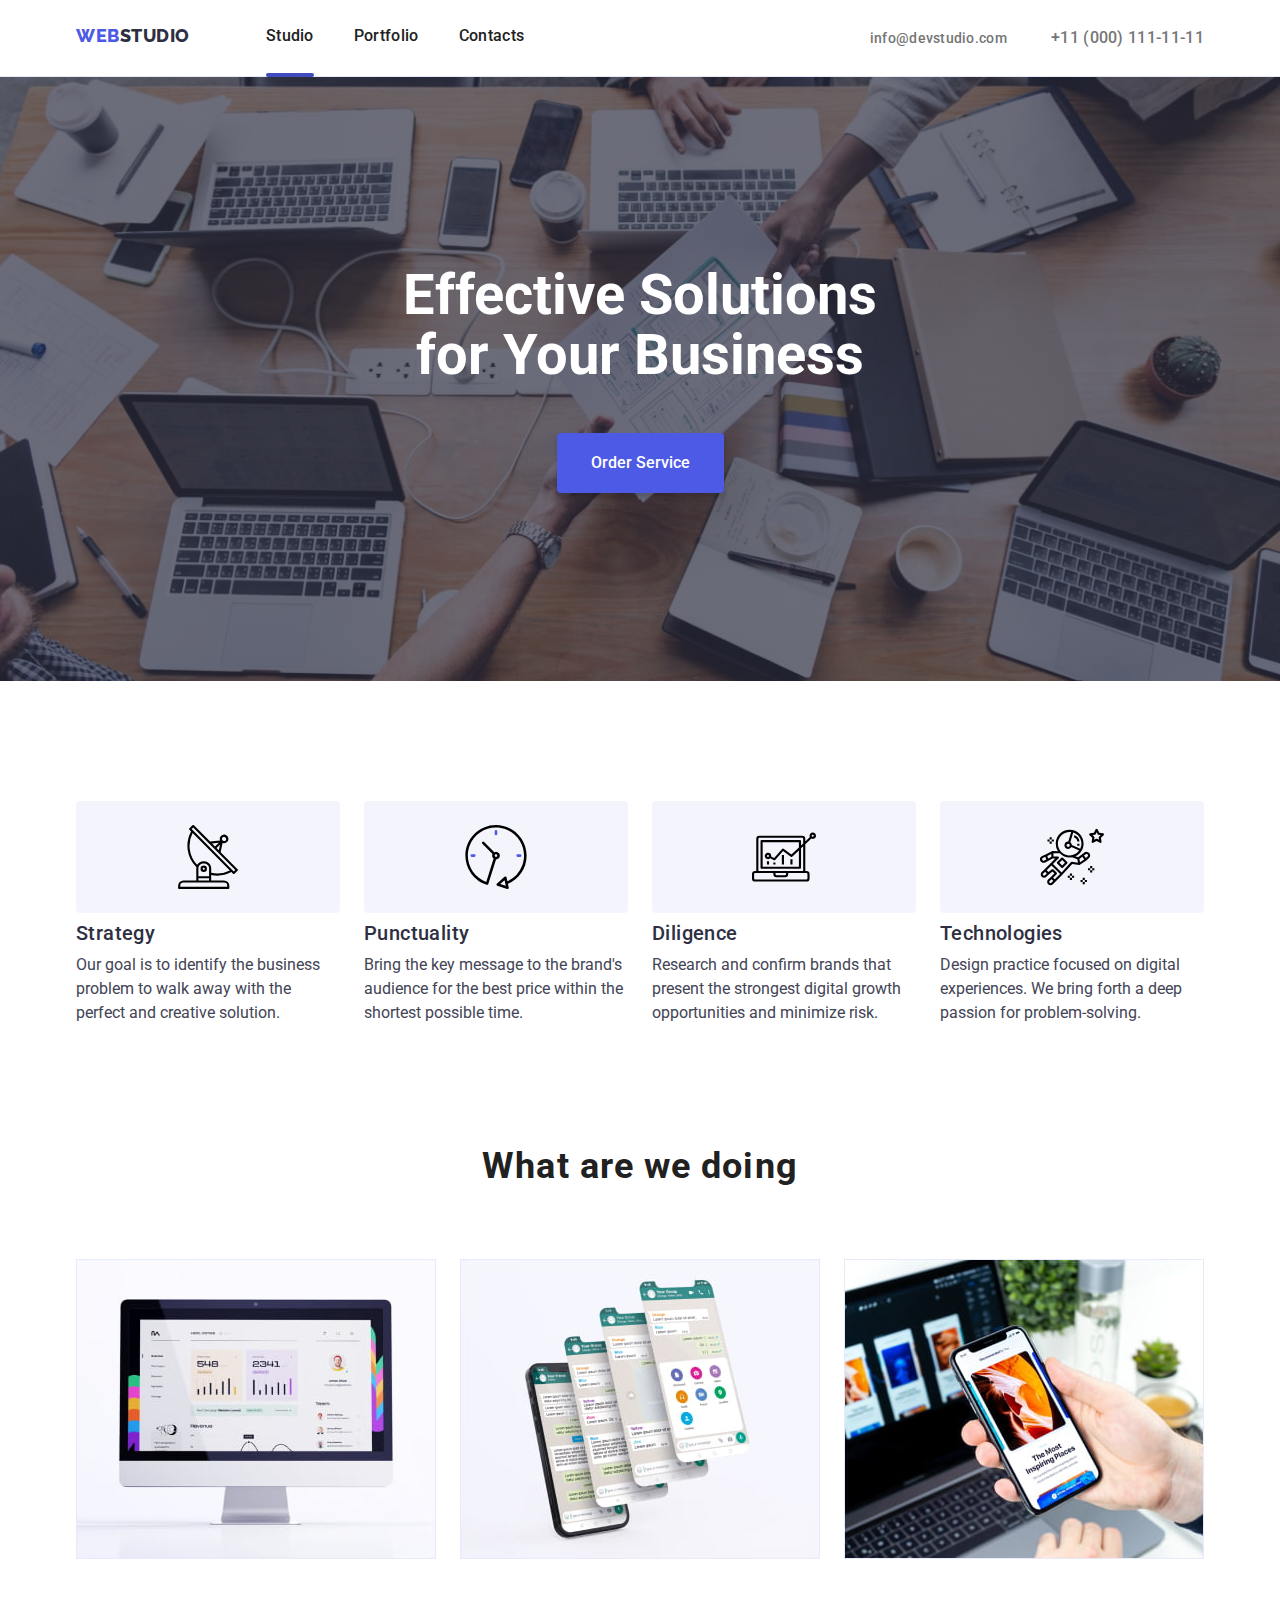
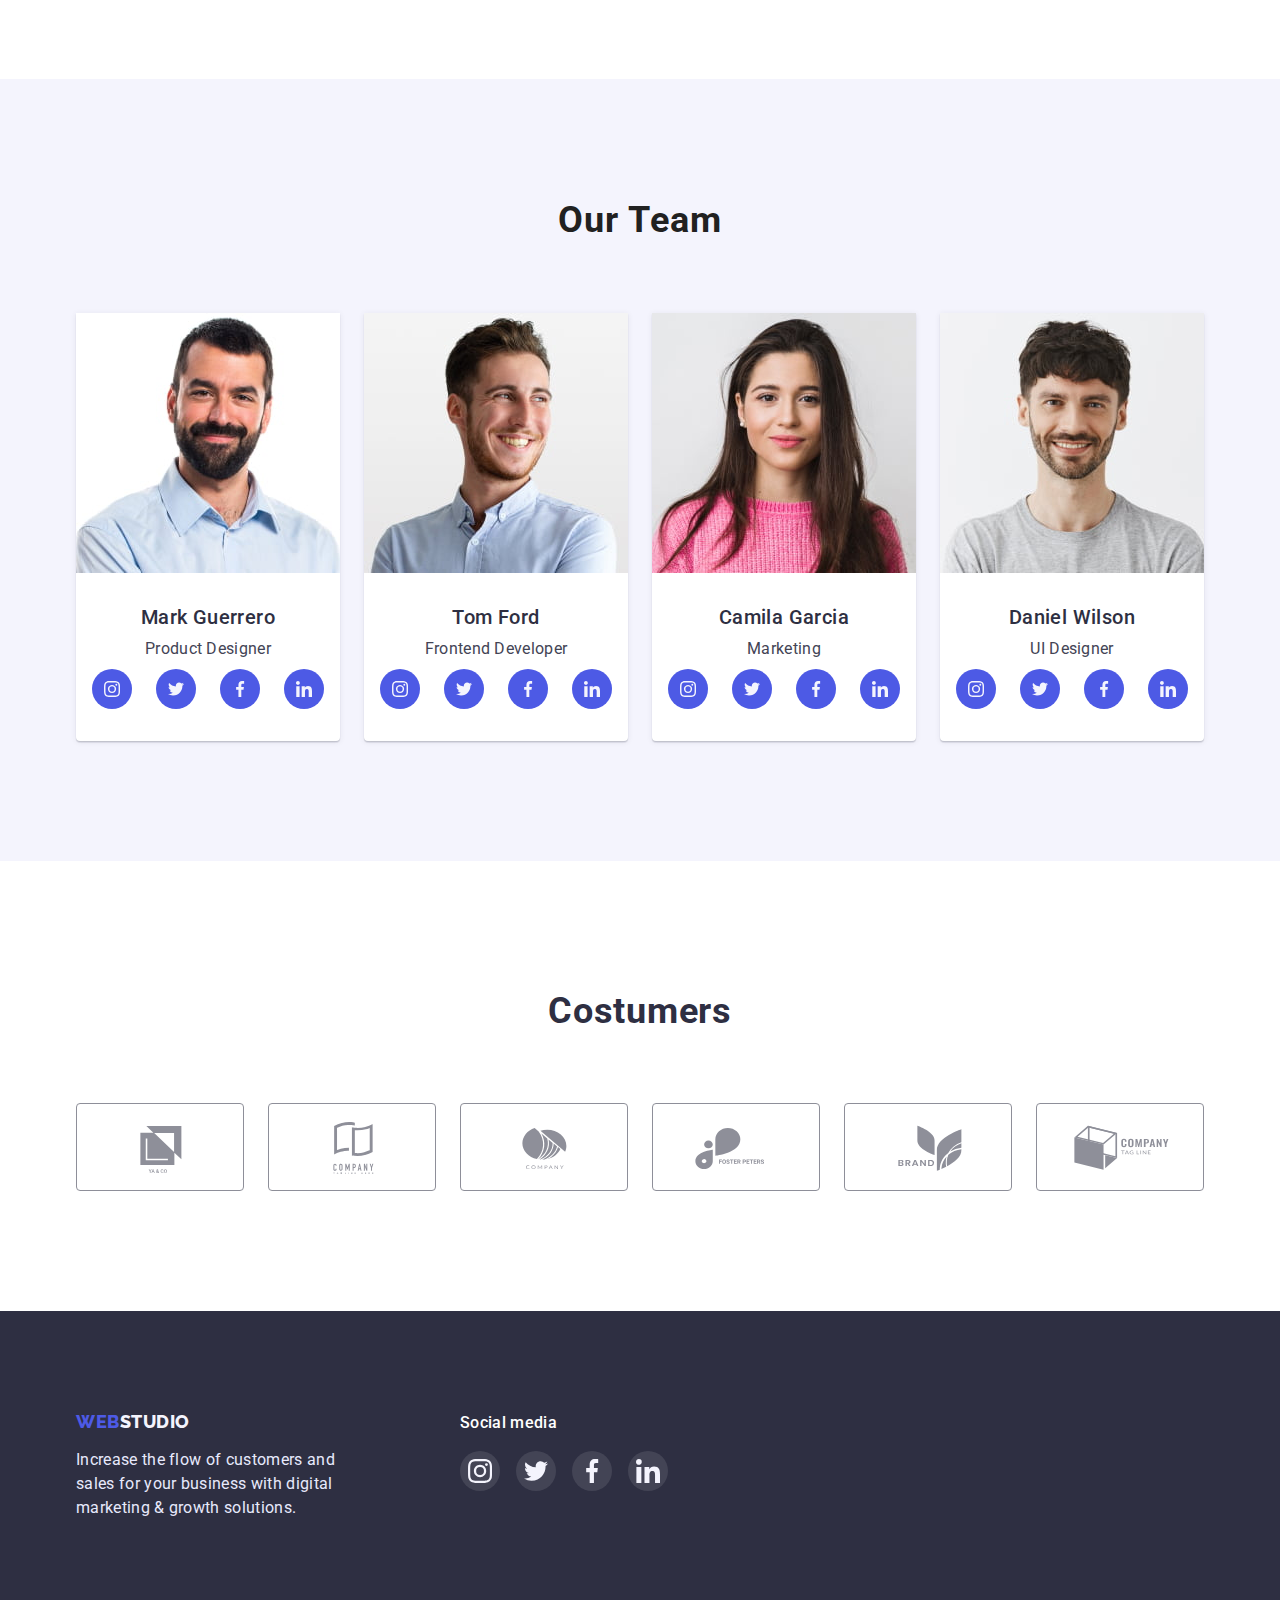
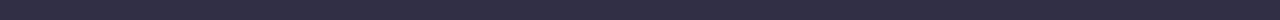
<file: index.html>
<!DOCTYPE html>
<html lang="en">
  <head>
    <meta charset="UTF-8" />
    <meta http-equiv="X-UA-Compatible" content="IE=edge" />
    <meta name="viewport" content="width=device-width, initial-scale=1.0" />
    <title>WebStudio</title>
    <link rel="preconnect" href="https://fonts.googleapis.com" />
    <link rel="preconnect" href="https://fonts.gstatic.com" crossorigin />
    <link
      href="https://fonts.googleapis.com/css2?family=Raleway:wght@800&family=Roboto:wght@400;500;700&display=swap"
      rel="stylesheet"
    />
    <link
      rel="stylesheet"
      href="https://cdnjs.cloudflare.com/ajax/libs/modern-normalize/1.1.0/modern-normalize.min.css"
    />
    <link rel="stylesheet" href="./css/style.css" />
  </head>

  <body class="page-body">
    <header class="page-header">
      <div class="container">
        <div class="header-fulllogo">
          <a href="./index.html" class="header-logo header-studio link"
            ><span class="header-logo header-web">Web</span>Studio</a
          >
        </div>
        <nav class="header-nav">
          <ul class="header-list list">
            <li class="header-list-item">
              <a
                href="./index.html"
                class="header-list-link header-link link header-active-link"
                >Studio</a
              >
            </li>
            <li class="header-list-item">
              <a
                class="header-list-link link header-active-link"
                href="./portfolio.html"
                >Portfolio</a
              >
            </li>
            <li class="header-list-item">
              <a href="#" class="header-list-link link header-active-link"
                >Contacts</a
              >
            </li>
          </ul>
        </nav>
        <div class="header-contacts">
          <a
            class="header-mail-link link header-active-link"
            href="mailto:info@devstudio.com"
            >info@devstudio.com</a
          >
          <a
            class="header-tel-link link header-active-link"
            href="tel:+10001111111"
            >+11 (000) 111-11-11</a
          >
        </div>
      </div>
    </header>
    <main>
      <section class="hero">
        <div class="container">
          <div class="hero-description">
            <h1 class="hero-title">Effective Solutions for Your Business</h1>
            <button data-modal-open class="hero-button button" type="button">
              Order Service
            </button>
          </div>
        </div>
      </section>
      <section class="advantage">
        <!--Нашi переваги-->
        <div class="container">
          <ul class="advantage-list list">
            <li class="advantage-list-item">
              <div class="advantage-svg">
                <svg class="advantage-icon" width="64" height="64">
                  <use href="./img/icons.svg#icon-antenna"></use>
                </svg>
              </div>
              <h3 class="advantage-title">Strategy</h3>
              <p class="advantage-text">
                Our goal is to identify the business problem to walk away with
                the perfect and creative solution.
              </p>
            </li>
            <li class="advantage-list-item">
              <div class="advantage-svg">
                <svg class="advantage-icon" width="64" height="64">
                  <use href="./img/icons.svg#icon-clock"></use>
                </svg>
              </div>
              <h3 class="advantage-title">Punctuality</h3>
              <p class="advantage-text">
                Bring the key message to the brand's audience for the best price
                within the shortest possible time.
              </p>
            </li>
            <li class="advantage-list-item">
              <div class="advantage-svg">
                <svg class="advantage-icon" width="64" height="64">
                  <use href="./img/icons.svg#icon-diagram"></use>
                </svg>
              </div>
              <h3 class="advantage-title">Diligence</h3>
              <p class="advantage-text">
                Research and confirm brands that present the strongest digital
                growth opportunities and minimize risk.
              </p>
            </li>
            <li class="advantage-list-item">
              <div class="advantage-svg">
                <svg class="advantage-icon" width="64" height="64">
                  <use href="./img/icons.svg#icon-astronaut"></use>
                </svg>
              </div>
              <h3 class="advantage-title">Technologies</h3>
              <p class="advantage-text">
                Design practice focused on digital experiences. We bring forth a
                deep passion for problem-solving.
              </p>
            </li>
          </ul>
        </div>
      </section>
      <section class="about">
        <div class="container">
          <h2 class="about-title">What are we doing</h2>
          <ul class="about-img-list list">
            <li class="about-img-item">
              <img class="img" src="./img/pc.jpg" alt="codding" width="360" />
            </li>
            <li class="about-img-item">
              <img
                class="img"
                src="./img/smartphones.jpg"
                alt="app"
                width="360"
              />
            </li>
            <li class="about-img-item">
              <img
                class="img"
                src="./img/devices.jpg"
                alt="graphic"
                width="360"
              />
            </li>
          </ul>
        </div>
      </section>
      <section class="team">
        <div class="container">
          <h2 class="team-title">Our Team</h2>
          <ul class="team-list list">
            <li class="team-list-item">
              <img class="img" src="./img/mark.jpg" alt="igor" width="264" />
              <div class="team-person">
                <h3 class="team-list-title">Mark Guerrero</h3>
                <p class="team-list-text">Product Designer</p>
                <ul class="social-icons list">
                  <li class="social-item">
                    <a href="" class="social-link link">
                      <svg class="social-icon" width="16" height="16">
                        <use href="./img/icons.svg#icon-instagram"></use>
                      </svg>
                    </a>
                  </li>
                  <li class="social-item">
                    <a href="" class="social-link link">
                      <svg class="social-icon" width="16" height="16">
                        <use href="./img/icons.svg#icon-twitter"></use>
                      </svg>
                    </a>
                  </li>
                  <li class="social-item">
                    <a href="" class="social-link link">
                      <svg class="social-icon" width="16" height="16">
                        <use href="./img/icons.svg#icon-facebook"></use>
                      </svg>
                    </a>
                  </li>
                  <li class="social-item">
                    <a href="" class="social-link link">
                      <svg class="social-icon" width="16" height="16">
                        <use href="./img/icons.svg#icon-linkedin"></use>
                      </svg>
                    </a>
                  </li>
                </ul>
              </div>
            </li>
            <li class="team-list-item">
              <img class="img" src="./img/tom.jpg" alt="olga" width="264" />
              <div class="team-person">
                <h3 class="team-list-title">Tom Ford</h3>
                <p class="team-list-text">Frontend Developer</p>
                <ul class="social-icons list">
                  <li class="social-item">
                    <a href="" class="social-link link">
                      <svg class="social-icon" width="16" height="16">
                        <use href="./img/icons.svg#icon-instagram"></use>
                      </svg>
                    </a>
                  </li>
                  <li class="social-item">
                    <a href="" class="social-link link">
                      <svg class="social-icon" width="16" height="16">
                        <use href="./img/icons.svg#icon-twitter"></use>
                      </svg>
                    </a>
                  </li>
                  <li class="social-item">
                    <a href="" class="social-link link">
                      <svg class="social-icon" width="16" height="16">
                        <use href="./img/icons.svg#icon-facebook"></use>
                      </svg>
                    </a>
                  </li>
                  <li class="social-item">
                    <a href="" class="social-link link">
                      <svg class="social-icon" width="16" height="16">
                        <use href="./img/icons.svg#icon-linkedin"></use>
                      </svg>
                    </a>
                  </li>
                </ul>
              </div>
            </li>
            <li class="team-list-item">
              <img
                class="img"
                src="./img/camila.jpg"
                alt="mikola"
                width="264"
              />
              <div class="team-person">
                <h3 class="team-list-title">Camila Garcia</h3>
                <p class="team-list-text">Marketing</p>
                <ul class="social-icons list">
                  <li class="social-item">
                    <a href="" class="social-link link">
                      <svg class="social-icon" width="16" height="16">
                        <use href="./img/icons.svg#icon-instagram"></use>
                      </svg>
                    </a>
                  </li>
                  <li class="social-item">
                    <a href="" class="social-link link">
                      <svg class="social-icon" width="16" height="16">
                        <use href="./img/icons.svg#icon-twitter"></use>
                      </svg>
                    </a>
                  </li>
                  <li class="social-item">
                    <a href="" class="social-link link">
                      <svg class="social-icon" width="16" height="16">
                        <use href="./img/icons.svg#icon-facebook"></use>
                      </svg>
                    </a>
                  </li>
                  <li class="social-item">
                    <a href="" class="social-link link">
                      <svg class="social-icon" width="16" height="16">
                        <use href="./img/icons.svg#icon-linkedin"></use>
                      </svg>
                    </a>
                  </li>
                </ul>
              </div>
            </li>
            <li class="team-list-item">
              <img
                class="img"
                src="./img/daniel.jpg"
                alt="mihaylo"
                width="264"
              />
              <div class="team-person">
                <h3 class="team-list-title">Daniel Wilson</h3>
                <p class="team-list-text">UI Designer</p>
                <ul class="social-icons list">
                  <li class="social-item">
                    <a href="" class="social-link link">
                      <svg class="social-icon" width="16" height="16">
                        <use href="./img/icons.svg#icon-instagram"></use>
                      </svg>
                    </a>
                  </li>
                  <li class="social-item">
                    <a href="" class="social-link link">
                      <svg class="social-icon" width="16" height="16">
                        <use href="./img/icons.svg#icon-twitter"></use>
                      </svg>
                    </a>
                  </li>
                  <li class="social-item">
                    <a href="" class="social-link link">
                      <svg class="social-icon" width="16" height="16">
                        <use href="./img/icons.svg#icon-facebook"></use>
                      </svg>
                    </a>
                  </li>
                  <li class="social-item">
                    <a href="" class="social-link link">
                      <svg class="social-icon" width="16" height="16">
                        <use href="./img/icons.svg#icon-linkedin"></use>
                      </svg>
                    </a>
                  </li>
                </ul>
              </div>
            </li>
          </ul>
        </div>
      </section>
      <section class="costumers">
        <div class="container">
          <h2 class="costumers-title">Costumers</h2>
          <ul class="costumers-list list">
            <li class="costumers-list-item">
              <a href="#" class="costumers-link link">
                <svg class="costumers-icon" width="104" height="56">
                  <use href="./img/icons.svg#icon-yaco"></use>
                </svg>
              </a>
            </li>
            <li class="costumers-list-item">
              <a href="#" class="costumers-link link">
                <svg class="costumers-icon" width="104" height="56">
                  <use href="./img/icons.svg#icon-companytaglinehere"></use>
                </svg>
              </a>
            </li>
            <li class="costumers-list-item">
              <a href="#" class="costumers-link link">
                <svg class="costumers-icon" width="104" height="56">
                  <use href="./img/icons.svg#icon-company"></use>
                </svg>
              </a>
            </li>
            <li class="costumers-list-item">
              <a href="#" class="costumers-link link">
                <svg class="costumers-icon" width="104" height="56">
                  <use href="./img/icons.svg#icon-fosterpeters"></use>
                </svg>
              </a>
            </li>
            <li class="costumers-list-item">
              <a href="#" class="costumers-link link">
                <svg class="costumers-icon" width="104" height="56">
                  <use href="./img/icons.svg#icon-brand"></use>
                </svg>
              </a>
            </li>
            <li class="costumers-list-item">
              <a href="#" class="costumers-link link">
                <svg class="costumers-icon" width="104" height="56">
                  <use href="./img/icons.svg#icon-companytagline"></use>
                </svg>
              </a>
            </li>
          </ul>
        </div>
      </section>
    </main>
    <footer class="page-footer">
      <div class="container footer-flex">
        <div class="footer-description">
          <a class="footer-logo footer-studio link" href="./index.html"
            ><span class="footer-logo footer-web link">Web</span>Studio</a
          >
          <p class="footer-tagline">
            Increase the flow of customers and sales for your business with
            digital marketing & growth solutions.
          </p>
        </div>
        <div class="footer-social">
          <h3 class="footer-social-tagline">Social media</h3>
          <ul class="footer-social-list list">
            <li class="footer-social-item">
              <a href="#" class="footer-social-link link">
                <svg class="footer-social-icon" width="24" height="24">
                  <use href="./img/icons.svg#icon-instagram"></use>
                </svg>
              </a>
            </li>
            <li class="footer-social-item">
              <a href="#" class="footer-social-link link">
                <svg class="footer-social-icon" width="24" height="24">
                  <use href="./img/icons.svg#icon-twitter"></use>
                </svg>
              </a>
            </li>
            <li class="footer-social-item">
              <a href="#" class="footer-social-link link">
                <svg class="footer-social-icon" width="24" height="24">
                  <use href="./img/icons.svg#icon-facebook"></use>
                </svg>
              </a>
            </li>
            <li class="footer-social-item">
              <a href="#" class="footer-social-link link">
                <svg class="footer-social-icon" width="24" height="24">
                  <use href="./img/icons.svg#icon-linkedin"></use>
                </svg>
              </a>
            </li>
          </ul>
        </div>
      </div>
    </footer>
    <div class="backdrop is-hidden" data-modal>
      <div class="modal">
        <button class="modal-close" data-modal-close type="button">
          <svg class="modal-close-icon" width="8" height="8">
            <use href="/img/icons.svg#icon-close"></use>
          </svg>
        </button>
      </div>
    </div>
    <script src="./js/modal.js"></script>
  </body>
</html>
</file>
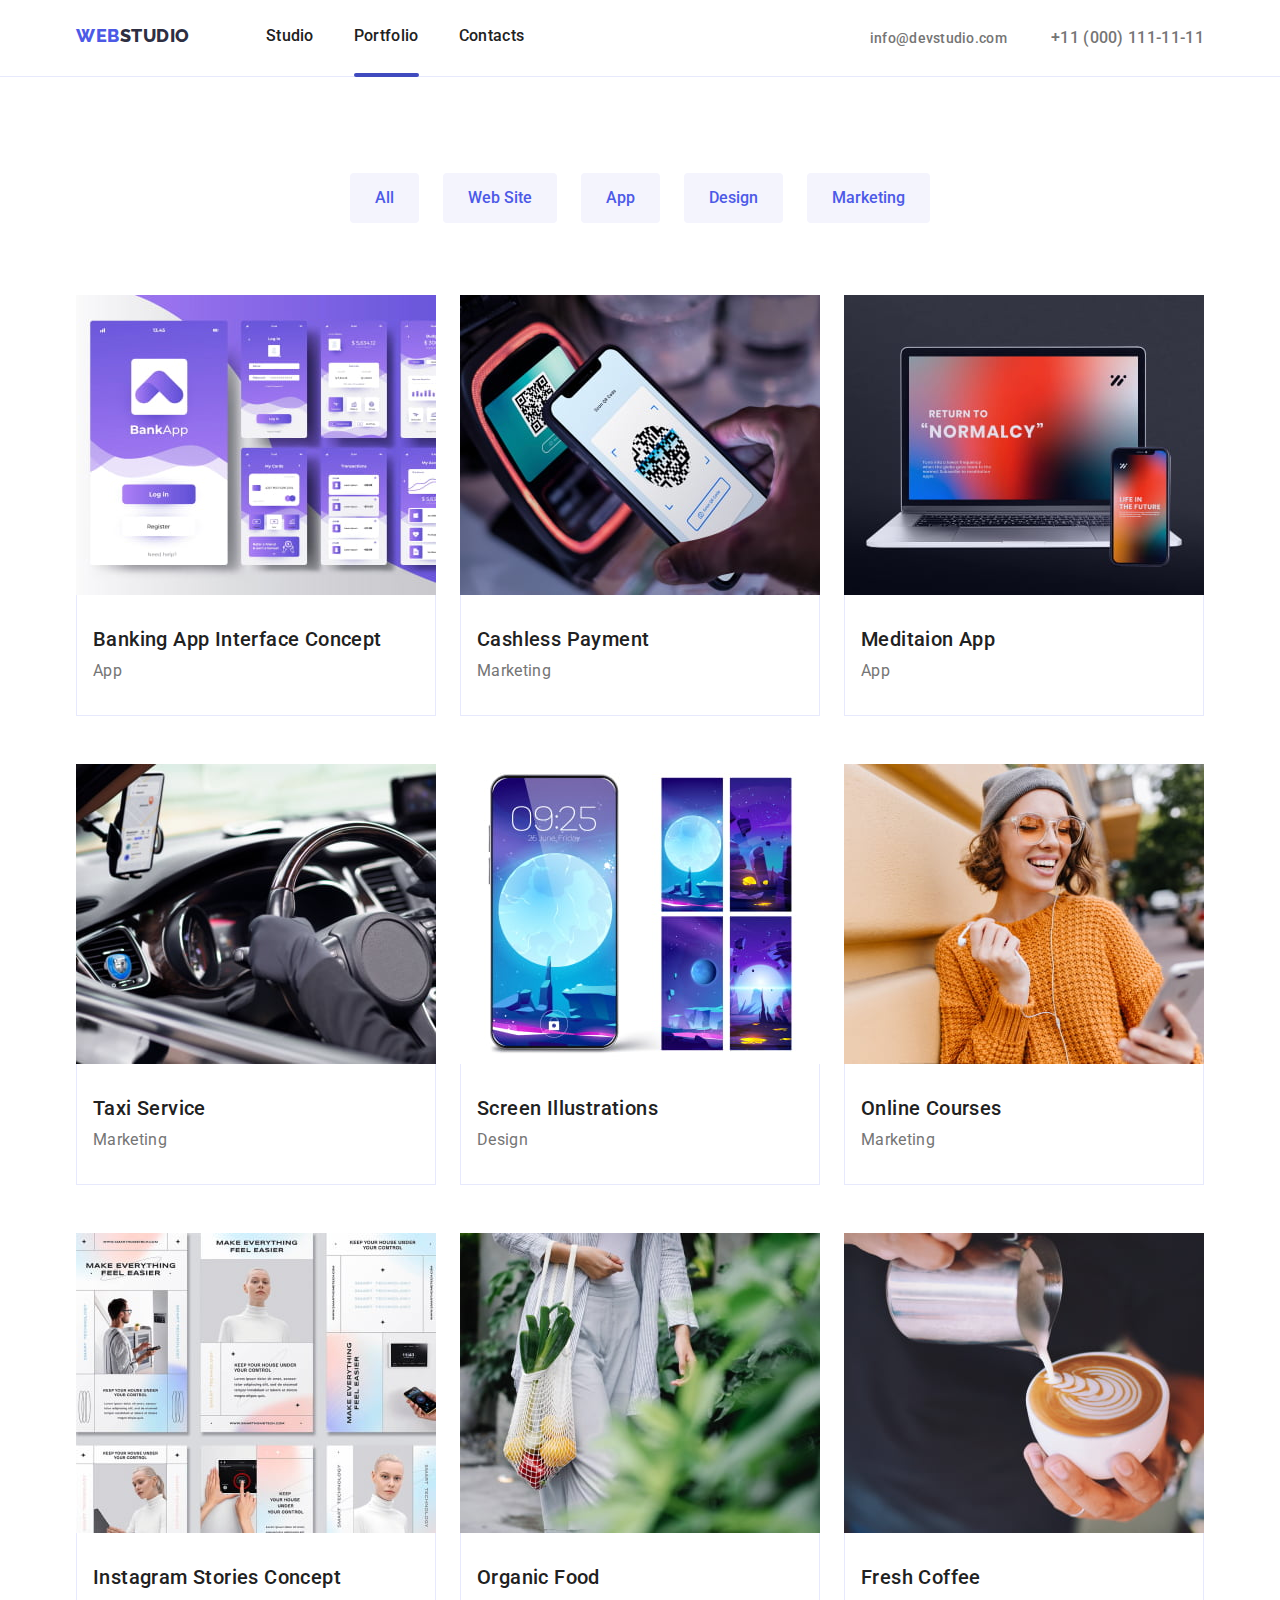
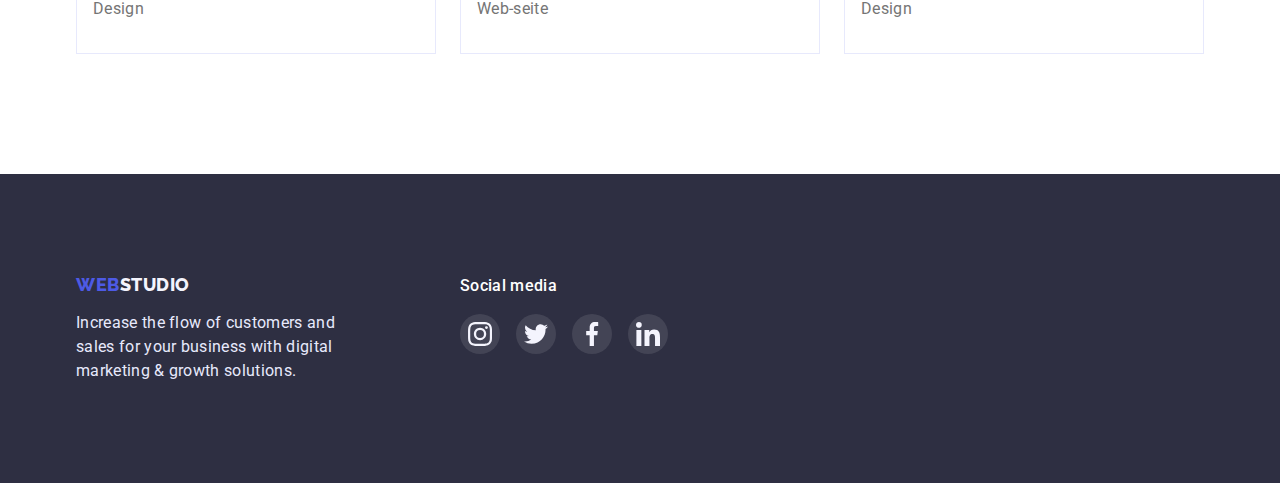
<file: portfolio.html>
<!DOCTYPE html>
<html lang="en">
  <head>
    <meta charset="UTF-8" />
    <meta http-equiv="X-UA-Compatible" content="IE=edge" />
    <meta name="viewport" content="width=device-width, initial-scale=1.0" />
    <title>Portfolio</title>
    <link rel="preconnect" href="https://fonts.googleapis.com" />
    <link rel="preconnect" href="https://fonts.gstatic.com" crossorigin />
    <link
      href="https://fonts.googleapis.com/css2?family=Raleway:wght@800&family=Roboto:wght@400;500;700&display=swap"
      rel="stylesheet"
    />
    <link
      rel="stylesheet"
      href="https://cdnjs.cloudflare.com/ajax/libs/modern-normalize/1.1.0/modern-normalize.min.css"
    />
    <link rel="stylesheet" href="./css/style.css" />
  </head>

  <body class="page-body">
    <header class="page-header">
      <div class="container">
        <div class="header-fulllogo">
          <a href="./index.html" class="header-logo header-studio link"
            ><span class="header-logo header-web">Web</span>Studio</a
          >
        </div>
        <nav class="header-nav">
          <ul class="header-list list">
            <li class="header-list-item">
              <a
                class="header-list-link link header-active-link"
                href="./index.html"
                >Studio</a
              >
            </li>
            <li class="header-list-item">
              <a
                class="header-list-link header-link link header-active-link"
                href="./portfolio.html"
                >Portfolio</a
              >
            </li>
            <li class="header-list-item">
              <a href="#" class="header-list-link link header-active-link"
                >Contacts</a
              >
            </li>
          </ul>
        </nav>
        <div class="header-contacts">
          <a
            href="mailto:info@devstudio.com"
            class="header-mail-link link header-active-link"
            >info@devstudio.com</a
          >
          <a
            class="header-tel-link link header-active-link"
            href="tel:+110001111111"
            >+11 (000) 111-11-11</a
          >
        </div>
      </div>
    </header>
    <main>
      <section class="gallery">
        <div class="container">
          <ul class="gallery-list list">
            <li class="gallery-list-item">
              <button class="gallery-list-button button" type="button">
                All
              </button>
            </li>
            <li class="gallery-list-item">
              <button class="gallery-list-button button" type="button">
                Web Site
              </button>
            </li>
            <li class="gallery-list-item">
              <button class="gallery-list-button button" type="button">
                App
              </button>
            </li>
            <li class="gallery-list-item">
              <button class="gallery-list-button button" type="button">
                Design
              </button>
            </li>
            <li class="gallery-list-item">
              <button class="gallery-list-button button" type="button">
                Marketing
              </button>
            </li>
          </ul>
          <ul class="gallery-list-img list">
            <li class="gallery-list-img-item">
              <a class="link gallery-link" href="#">
                <div class="product">
                  <img
                    class="img"
                    src="./img/banking.jpg"
                    alt="Banking App Interface Concept"
                    width="360"
                  />
                  <div class="product-text">
                    <p>
                      14 Stylish and User-Friendly App Design Concepts · Task
                      Manager App · Calorie Tracker App · Exotic Fruit Ecommerce
                      App · Cloud Storage App
                    </p>
                  </div>
                </div>
                <div class="gallery-list-description">
                  <h2 class="gallery-list-title">
                    Banking App Interface Concept
                  </h2>
                  <p class="gallery-list-text">App</p>
                </div>
              </a>
            </li>
            <li class="gallery-list-img-item">
              <a class="link gallery-link" href="#"
                ><div class="product">
                  <img
                    class="img"
                    src="./img/cashlesspayment.jpg"
                    alt="Cashless Payment"
                    width="360"
                  />
                  <div class="product-text">
                    <p>
                      14 Stylish and User-Friendly App Design Concepts · Task
                      Manager App · Calorie Tracker App · Exotic Fruit Ecommerce
                      App · Cloud Storage App
                    </p>
                  </div>
                </div>
                <div class="gallery-list-description">
                  <h2 class="gallery-list-title">Cashless Payment</h2>
                  <p class="gallery-list-text">Marketing</p>
                </div>
              </a>
            </li>
            <li class="gallery-list-img-item">
              <a class="link gallery-link" href="#">
                <div class="product">
                  <img
                    class="img"
                    src="./img/meditaion.jpg"
                    alt="Meditaion App"
                    width="360"
                  />
                  <div class="product-text">
                    <p>
                      14 Stylish and User-Friendly App Design Concepts · Task
                      Manager App · Calorie Tracker App · Exotic Fruit Ecommerce
                      App · Cloud Storage App
                    </p>
                  </div>
                </div>
                <div class="gallery-list-description">
                  <h2 class="gallery-list-title">Meditaion App</h2>
                  <p class="gallery-list-text">App</p>
                </div>
              </a>
            </li>
            <li class="gallery-list-img-item">
              <a class="link gallery-link" href="#">
                <div class="product">
                  <img
                    class="img"
                    src="./img/taxiservice.jpg"
                    alt="Taxi Service"
                    width="360"
                  />
                  <div class="product-text">
                    <p>
                      14 Stylish and User-Friendly App Design Concepts · Task
                      Manager App · Calorie Tracker App · Exotic Fruit Ecommerce
                      App · Cloud Storage App
                    </p>
                  </div>
                </div>
                <div class="gallery-list-description">
                  <h2 class="gallery-list-title">Taxi Service</h2>
                  <p class="gallery-list-text">Marketing</p>
                </div>
              </a>
            </li>
            <li class="gallery-list-img-item">
              <a class="link gallery-link" href="#">
                <div class="product">
                  <img
                    class="img"
                    src="./img/screenillustrations.jpg"
                    alt="Screen Illustrations"
                    width="360"
                  />
                  <div class="product-text">
                    <p>
                      14 Stylish and User-Friendly App Design Concepts · Task
                      Manager App · Calorie Tracker App · Exotic Fruit Ecommerce
                      App · Cloud Storage App
                    </p>
                  </div>
                </div>
                <div class="gallery-list-description">
                  <h2 class="gallery-list-title">Screen Illustrations</h2>
                  <p class="gallery-list-text">Design</p>
                </div>
              </a>
            </li>
            <li class="gallery-list-img-item">
              <a class="link gallery-link" href="#">
                <div class="product">
                  <img
                    class="img"
                    src="./img/onlinecources.jpg"
                    alt="Online Courses"
                    width="360"
                  />
                  <div class="product-text">
                    <p>
                      14 Stylish and User-Friendly App Design Concepts · Task
                      Manager App · Calorie Tracker App · Exotic Fruit Ecommerce
                      App · Cloud Storage App
                    </p>
                  </div>
                </div>
                <div class="gallery-list-description">
                  <h2 class="gallery-list-title">Online Courses</h2>
                  <p class="gallery-list-text">Marketing</p>
                </div>
              </a>
            </li>
            <li class="gallery-list-img-item">
              <a class="link gallery-link" href="#">
                <div class="product">
                  <img
                    class="img"
                    src="./img/instagram.jpg"
                    alt="Instagram Stories Concept"
                    width="360"
                  />
                  <div class="product-text">
                    <p>
                      14 Stylish and User-Friendly App Design Concepts · Task
                      Manager App · Calorie Tracker App · Exotic Fruit Ecommerce
                      App · Cloud Storage App
                    </p>
                  </div>
                </div>
                <div class="gallery-list-description">
                  <h2 class="gallery-list-title">Instagram Stories Concept</h2>
                  <p class="gallery-list-text">Design</p>
                </div>
              </a>
            </li>
            <li class="gallery-list-img-item">
              <a class="link gallery-link" href="#">
                <div class="product">
                  <img
                    class="img"
                    src="./img/organicfood.jpg"
                    alt="Organic Food"
                    width="360"
                  />
                  <div class="product-text">
                    <p>
                      14 Stylish and User-Friendly App Design Concepts · Task
                      Manager App · Calorie Tracker App · Exotic Fruit Ecommerce
                      App · Cloud Storage App
                    </p>
                  </div>
                </div>
                <div class="gallery-list-description">
                  <h2 class="gallery-list-title">Organic Food</h2>
                  <p class="gallery-list-text">Web-seite</p>
                </div>
              </a>
            </li>
            <li class="gallery-list-img-item">
              <a class="link gallery-link" href="#">
                <div class="product">
                  <img
                    class="img"
                    src="./img/freshcoffee.jpg"
                    alt="Fresh Coffee"
                    width="360"
                  />
                  <div class="product-text">
                    <p>
                      14 Stylish and User-Friendly App Design Concepts · Task
                      Manager App · Calorie Tracker App · Exotic Fruit Ecommerce
                      App · Cloud Storage App
                    </p>
                  </div>
                </div>
                <div class="gallery-list-description">
                  <h2 class="gallery-list-title">Fresh Coffee</h2>
                  <p class="gallery-list-text">Design</p>
                </div>
              </a>
            </li>
          </ul>
        </div>
      </section>
    </main>
    <footer class="page-footer">
      <div class="container footer-flex">
        <div class="footer-description">
          <a class="footer-logo footer-studio link" href="./index.html"
            ><span class="footer-logo footer-web link">Web</span>Studio</a
          >
          <p class="footer-tagline">
            Increase the flow of customers and sales for your business with
            digital marketing & growth solutions.
          </p>
        </div>
        <div class="footer-social">
          <h3 class="footer-social-tagline">Social media</h3>
          <ul class="footer-social-list list">
            <li class="footer-social-item">
              <a href="#" class="footer-social-link link">
                <svg class="footer-social-icon" width="24" height="24">
                  <use href="./img/icons.svg#icon-instagram"></use>
                </svg>
              </a>
            </li>
            <li class="footer-social-item">
              <a href="#" class="footer-social-link link">
                <svg class="footer-social-icon" width="24" height="24">
                  <use href="./img/icons.svg#icon-twitter"></use>
                </svg>
              </a>
            </li>
            <li class="footer-social-item">
              <a href="#" class="footer-social-link link">
                <svg class="footer-social-icon" width="24" height="24">
                  <use href="./img/icons.svg#icon-facebook"></use>
                </svg>
              </a>
            </li>
            <li class="footer-social-item">
              <a href="#" class="footer-social-link link">
                <svg class="footer-social-icon" width="24" height="24">
                  <use href="./img/icons.svg#icon-linkedin"></use>
                </svg>
              </a>
            </li>
          </ul>
        </div>
      </div>
    </footer>
  </body>
</html>
</file>
<file: css/style.css>
/* General styles */
.container {
  width: 1158px;
  margin: 0 auto;
  padding: 0 15px;
}

h1,
h2,
h3,
p {
  margin: 0px;
}

:root {
  --brand-color: #757575;
  --twice-color: #212121;
  --triple-color: #2e2f42;
  --specific-ident: 120px;
  --determined-ident: 24px;
  --main-color: #f4f4fd;
  --blue-color: #4d5ae5;
  --darkblue-color: #404bbf;
  --white-color: #ffffff;
  --timing-function: cubic-bezier(0.4, 0, 0.2, 1);
}

.link {
  text-decoration: none;
}

.list {
  list-style: none;
  padding-left: 0;
  margin: 0;
}

.img {
  max-width: 100%;
  height: auto;
  display: block;
}

body {
  font-family: "Roboto";
  background: var(--white-color);
  color: var(--brand-color);
}

/* header styles */
.page-header {
  border-bottom: 1px solid #e7e9fc;
}

.page-header .container {
  display: flex;
  align-items: center;
}

.page-header .header-fulllogo {
  margin-right: 76px;
  padding-top: 24px;
  padding-bottom: 28px;
}

.header-list {
  display: flex;
  padding-top: 24px;
  padding-bottom: 28px;
}

.header-list .header-list-item:not(:first-child) {
  margin-left: 40px;
}

.header-contacts {
  margin-left: auto;
}

.header-logo {
  font-family: "Raleway";
  font-weight: 800;
  font-size: 18px;
  line-height: 24px;
  display: flex;
  align-items: center;
  letter-spacing: 0.03em;
  text-transform: uppercase;
}

.header-link {
  position: relative;
  padding-top: 24px;
  padding-bottom: 28px;
}

.header-link::after {
  position: absolute;
  content: "";
  display: block;
  left: 0;
  bottom: -4px;
  width: 100%;
  height: 4px;
  background-color: var(--darkblue-color);
  border-radius: 2px;
}

.header-web {
  color: var(--blue-color);
}

.header-studio {
  color: var(--triple-color);
}

.header-active-link:hover,
.header-active-link:focus {
  color: var(--darkblue-color);
  transition: color 250ms var(--timing-function);
}

.header-list-link {
  font-weight: 500;
  font-size: 16px;
  line-height: 24px;
  letter-spacing: 0.02em;
  color: var(--twice-color);
  padding-top: 24px;
  padding-bottom: 28px;
}

.header-mail-link {
  font-weight: 500;
  font-size: 14px;
  line-height: 16px;
  letter-spacing: 0.02em;
  color: var(--brand-color);
  padding-top: 24px;
  padding-bottom: 28px;
}

.header-tel-link {
  font-weight: 500;
  font-size: 16px;
  line-height: 24px;
  letter-spacing: 0.02em;
  color: var(--brand-color);
  margin-left: 40px;
  padding-top: 24px;
  padding-bottom: 28px;
}

/* hero styles */
.hero {
  background: var(--triple-color);
  padding-top: 188px;
  padding-bottom: 188px;
  margin-left: auto;
  margin-right: auto;
  background-image: linear-gradient(
      rgba(46, 47, 66, 0.7),
      rgba(46, 47, 66, 0.7)
    ),
    url(../img/hero.jpg);
  background-repeat: no-repeat;
  max-width: 1440px;
  background-position: center;
  background-size: cover;
}

.hero .container {
  display: flex;
  justify-content: center;
}

.button {
  font-weight: 500;
  font-size: 16px;
  line-height: 24px;
  display: flex;
  align-items: center;
}

.hero-button {
  background: var(--blue-color);
  box-shadow: 0px 4px 4px rgba(0, 0, 0, 0.15);
  border-radius: 4px;
  color: var(--white-color);
  cursor: pointer;
  padding: 16px 32px;
  margin: auto auto;
  border-color: transparent;
}

.hero-button:hover,
.hero-button:focus {
  background-color: var(--darkblue-color);
  transition: color 250ms var(--timing-function);
}

.hero-title {
  font-weight: 700;
  font-size: 56px;
  line-height: 60px;
  text-align: center;
  color: var(--white-color);
  margin-bottom: 48px;
  width: 496px;
}

.backdrop {
  position: fixed;
  top: 0;
  width: 100%;
  height: 100%;
  background-color: rgba(46, 47, 66, 0.4);
  transition: opacity 250ms var(--timing-function),
    visibility 250ms var(--timing-function);
}
.is-hidden {
  opacity: 0;
  visibility: hidden;
  pointer-events: none;
}
.modal {
  position: absolute;
  left: 50%;
  top: 50%;
  transform: translate(-50%, -50%) scale(1) rotate(0);
  width: 408px;
  min-height: 576px;
  background-color: #fcfcfc;
  border-radius: 4px;
  padding: 24px;
  box-shadow: 0px 1px 1px rgba(0, 0, 0, 0.14), 0px 1px 3px rgba(0, 0, 0, 0.12),
    0px 2px 1px rgba(0, 0, 0, 0.2);
  transition: transform 250ms var(--timing-function);
}

.backdrop.is-hidden .modal {
  transform: translate(-50%, -50%) scale(0) rotate(90deg);
}

.modal-close {
  width: 24px;
  height: 24px;
  background-color: #e7e9fc;
  border: 1px solid rgba(0, 0, 0, 0.1);
  border-radius: 50%;
  display: flex;
  align-items: center;
  justify-content: center;
  margin-left: auto;
  transition: color 250ms var(--timing-function),background-color 250ms var(--timing-function);
}

.modal-close-icon {
margin: auto;
display: block;
justify-content: center;
}

.modal-close:is(:hover, :focus) {
  border-color: var(--darkblue-color);
  background-color: var(--darkblue-color);
}

.modal-close:is(:hover, :focus) .modal-close-icon{
  transition: transform 250ms var(--timing-function);
  fill: var(--white-color);
}

/* Gallery styles */
.gallery {
  padding-bottom: var(--specific-ident);
  padding-top: 96px;
}

.gallery-list {
  display: flex;
  margin-bottom: 72px;
  justify-content: center;
}

.gallery-list-item {
  margin-right: 24px;
}

.gallery-list-item:last-child {
  margin-right: 0;
}

.gallery-list-button {
  color: var(--blue-color);
  font-family: inherit;
  background: var(--main-color);
  border: 1px solid #e7e9fc;
  border-radius: 4px;
  cursor: pointer;
  line-height: 1.5;
  padding: 12px 24px;
  border-color: transparent;
}

.gallery-link:hover .product-text {
  transform: translatey(0%);
}

.product {
  position: relative;
  overflow: hidden;
}

.product-text {
  position: absolute;
  top: 0;
  left: 0;
  font-size: 16px;
  line-height: 24px;
  color: #f4f4fd;
  background-color: #4d5ae5;
  padding-left: 32px;
  padding-right: 32px;
  padding-top: 40px;
  height: 100%;
  transform: translatey(100%);
  transition: transform 250ms var(--timing-function);
}

.gallery-list-img {
  display: flex;
  flex-wrap: wrap;
}

.gallery-list-img-item {
  width: 360px;
  margin-right: var(--determined-ident);
  margin-bottom: 48px;
}

.gallery-list-img-item:hover,
.advantage-list-item:focus {
  box-shadow: 0px 1px 6px rgba(46, 47, 66, 0.08),
    0px 1px 1px rgba(46, 47, 66, 0.16), 0px 2px 1px rgba(46, 47, 66, 0.08);
  transition: color 250ms var(--timing-function);
}
.gallery-list-description {
  padding: 32px 0;
  border: 1px solid #e7e9fc;
  border-top: none;
}

.gallery-list-img-item:nth-child(3n) {
  margin-right: 0;
}

.gallery-list-img-item:nth-last-child(-n + 3) {
  margin-bottom: 0;
}

.gallery-list-button:hover,
.gallery-list-button:focus {
  background-color: var(--darkblue-color);
  color: var(--white-color);
  background: var(--darkblue-color);
  box-shadow: 0px 3px 1px rgba(0, 0, 0, 0.1), 0px 2px 1px rgba(0, 0, 0, 0.08),
    0px 2px 2px rgba(0, 0, 0, 0.12);
  border-radius: 4px;
  transition: color 250ms var(--timing-function);
}

.gallery-list-title {
  font-weight: 500;
  font-size: 20px;
  line-height: 24px;
  letter-spacing: 0.02em;
  color: var(--twice-color);
  padding-left: 16px;
  margin-bottom: 8px;
}

.gallery-list-text {
  font-weight: 400;
  font-size: 16px;
  line-height: 24px;
  letter-spacing: 0.02em;
  color: var(--brand-color);
  padding-left: 16px;
}

/* Advantage styles */
.advantage {
  padding: var(--specific-ident) 0;
}

.advantage .advantage-list {
  display: flex;
  align-items: flex-start;
}

.advantage-list-item {
  margin-right: var(--determined-ident);
}

.advantage-list-item:last-child {
  margin-right: 0;
}

.advantage-svg {
  display: flex;
  align-items: center;
  justify-content: center;
  width: 264px;
  height: 112px;
  background: var(--main-color);
  border-radius: 4px;
  margin-bottom: 8px;
}

.advantage-link {
  background: var(--main-color);
  border-radius: 4px;
}

.advantage-title {
  font-weight: 500;
  font-size: 20px;
  line-height: 24px;
  letter-spacing: 0.02em;
  color: var(--triple-color);
}

.advantage-text {
  font-weight: 400;
  font-size: 16px;
  line-height: 24px;
  color: #434455;
  margin-top: 8px;
}

/* About styles */
.about .about-img-list {
  display: flex;
}
.about-img-list {
  gap: var(--determined-ident);
}

.about {
  padding-bottom: var(--specific-ident);
}

.about-title {
  font-weight: 700;
  font-size: 36px;
  line-height: 42px;
  text-align: center;
  letter-spacing: 0.03em;
  color: var(--twice-color);
  padding-bottom: 72px;
}

/* Team styles */
.team-list .social-item {
  width: 40px;
  height: 40px;
  margin-right: 24px;
}

.team-list .social-link {
  width: 100%;
  height: 100%;
  display: flex;
  align-items: center;
  justify-content: center;
  background-color: var(--blue-color);
  border-radius: 50%;
}

.team-list .social-link:hover,
.team-list .social-link:focus {
  background-color: var(--darkblue-color);
  transition: color 250ms var(--timing-function);
}

.team-list .social-item:last-child {
  margin-right: 0;
}

.team-list .social-icons {
  display: flex;
  justify-content: center;
  margin-top: 8px;
}

.team-list .social-icon {
  fill: var(--main-color);
}

.team .team-list {
  display: flex;
}

.team-list {
  gap: var(--determined-ident);
}

.team-person {
  padding: 32px 16px;
}

.team {
  background-color: var(--main-color);
  padding-bottom: var(--specific-ident);
  padding-top: var(--specific-ident);
}

.team-list-item {
  background: var(--white-color);
  box-shadow: 0px 1px 6px rgba(46, 47, 66, 0.08),
    0px 1px 1px rgba(46, 47, 66, 0.16), 0px 2px 1px rgba(46, 47, 66, 0.08);
  border-radius: 0px 0px 4px 4px;
}

.team-title {
  font-weight: 700;
  font-size: 36px;
  line-height: 42px;
  text-align: center;
  letter-spacing: 0.03em;
  color: var(--twice-color);
  padding-bottom: 72px;
}

.team-list-title {
  font-weight: 500;
  font-size: 20px;
  line-height: 24px;
  text-align: center;
  letter-spacing: 0.02em;
  color: var(--triple-color);
  margin-bottom: 8px;
}

.team-list-text {
  font-weight: 400;
  font-size: 16px;
  line-height: 24px;
  text-align: center;
  letter-spacing: 0.02em;
  color: #434455;
}

/* Costumers */
.costumers {
  padding-top: 130px;
  padding-bottom: var(--specific-ident);
}

.costumers-title {
  font-weight: 700;
  font-size: 36px;
  line-height: 40px;
  text-align: center;
  letter-spacing: 0.02em;
  text-transform: capitalize;
  color: #2e2f42;
  margin-bottom: 72px;
}
.costumers-list {
  display: flex;
  justify-content: center;
}

.costumers-list .costumers-list-item {
  width: 168px;
  height: 88px;
  margin-right: 24px;
}

.costumers-list .costumers-link {
  width: 100%;
  height: 100%;
  display: flex;
  align-items: center;
  justify-content: center;
  border: 1px solid #8e8f99;
  border-radius: 4px;
}

.costumers-link:hover,
.costumers-link:focus {
  border: 1px solid var(--darkblue-color);
  border-radius: 4px;
  transition: color 250ms var(--timing-function);
}

.costumers-list .costumers-icon {
  fill: #8e8f99;
}

.costumers-link:is(:hover, :focus) .costumers-icon {
  fill: var(--darkblue-color);
  transition: color 250ms var(--timing-function);
}

.costumers-list .costumers-list-item:last-child {
  margin-right: 0;
}

/* Footer styles */
.page-footer {
  background-color: var(--triple-color);
  padding-top: 100px;
  padding-bottom: 100px;
}

.footer-flex {
  display: flex;
  align-items: baseline;
}

.footer-description {
  display: flex;
  margin-right: 120px;
  flex-direction: column;
}

.footer-logo {
  font-family: "Raleway";
  font-weight: 800;
  font-size: 18px;
  line-height: 21px;
  display: flex;
  align-items: center;
  letter-spacing: 0.03em;
  text-transform: uppercase;
}

.footer-web {
  color: var(--blue-color);
}

.footer-studio {
  color: var(--main-color);
}

.footer-tagline {
  font-weight: 400;
  font-size: 16px;
  line-height: 24px;
  letter-spacing: 0.02em;
  color: #e7e9fc;
  margin-top: 16px;
  width: 264px;
}

.footer-social-tagline {
  font-weight: 500;
  font-size: 16px;
  line-height: 24px;
  letter-spacing: 0.02em;
  color: var(--white-color);
}

.footer-social-list .footer-social-item {
  width: 40px;
  height: 40px;
  margin-right: 16px;
  margin-top: 16px;
}

.footer-social .footer-social-list {
  display: flex;
}

.footer-social-list .footer-social-link {
  width: 100%;
  height: 100%;
  display: flex;
  align-items: center;
  justify-content: center;
  background-color: rgba(255, 255, 255, 0.1);
  border-radius: 50%;
}

.footer-social-list .footer-social-item:last-child {
  margin-right: 0;
}

.footer-social-list .footer-social-icon {
  fill: var(--main-color);
  transition: color 250ms var(--timing-function);
}

.footer-social-list .footer-social-link:hover,
.footer-social-list .footer-social-link:focus {
  background-color: #31d0aa;
  transition: color 250ms var(--timing-function);
}
</file>
